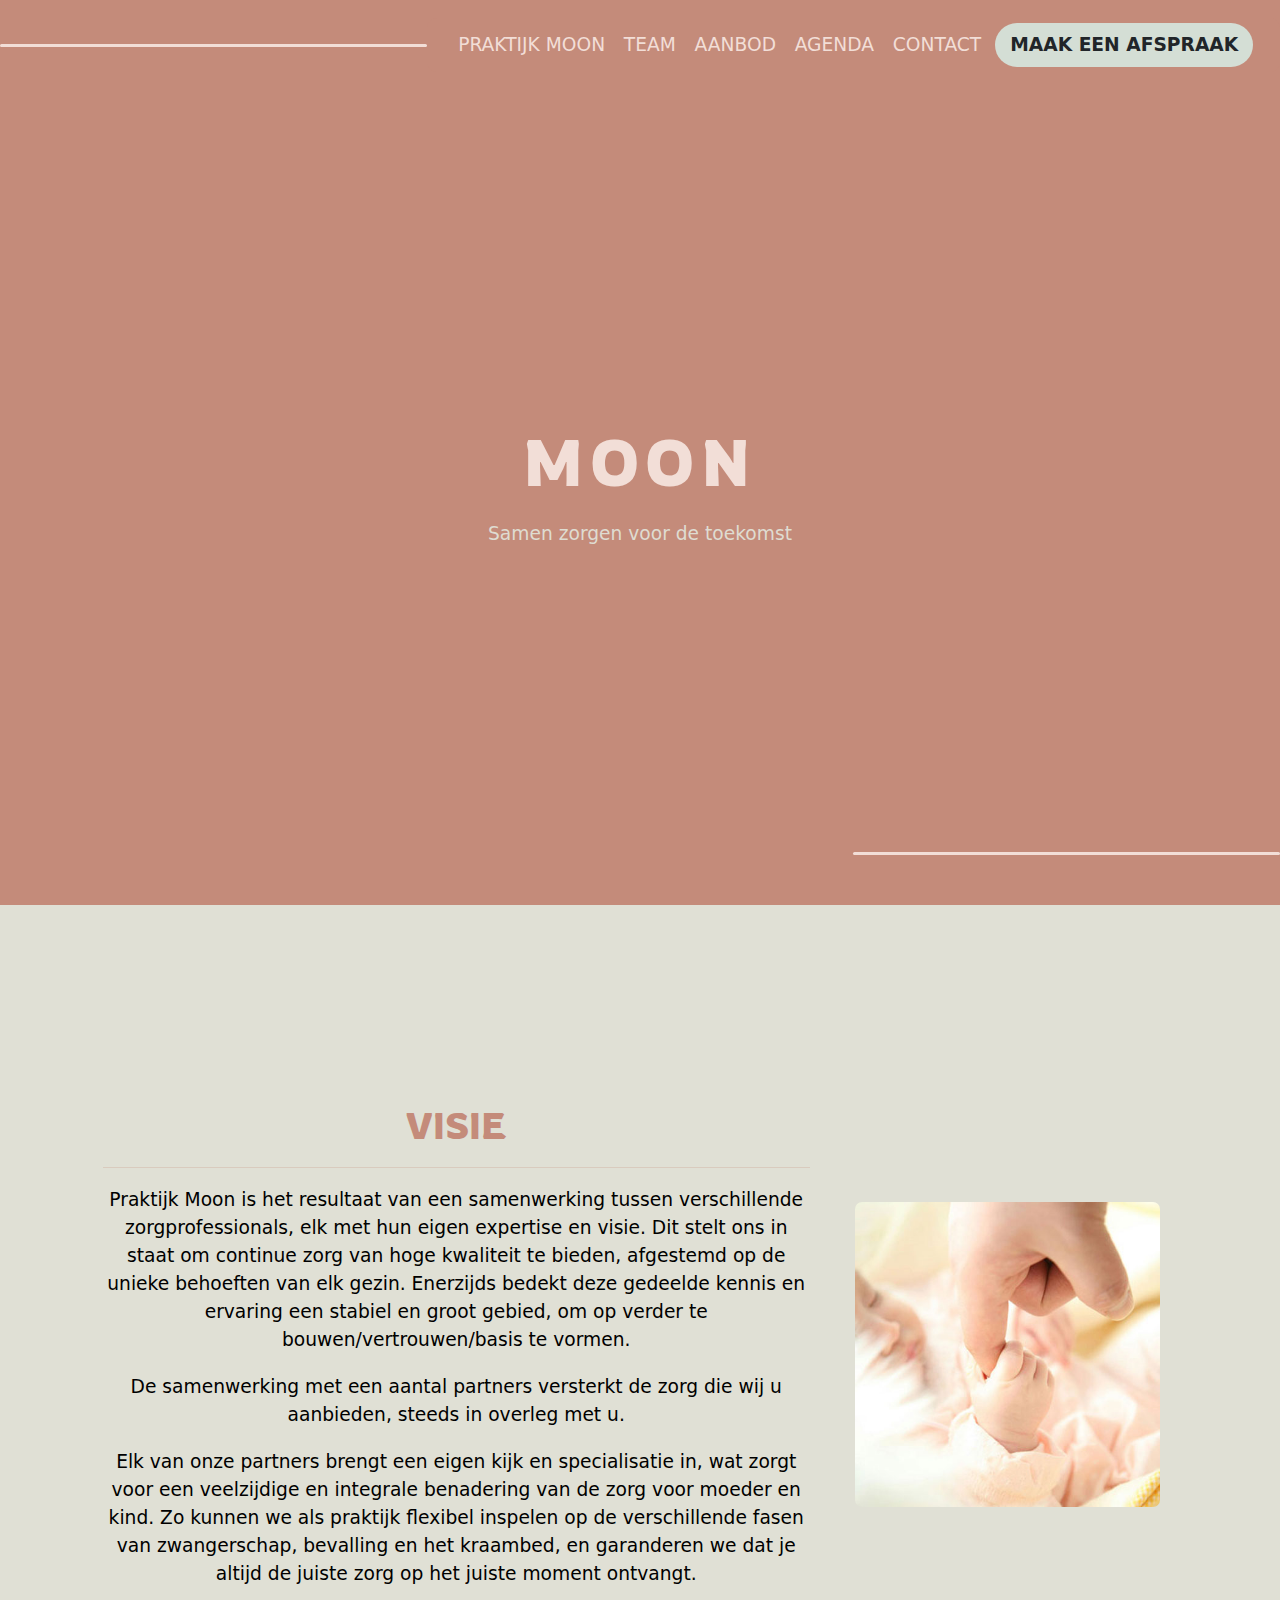
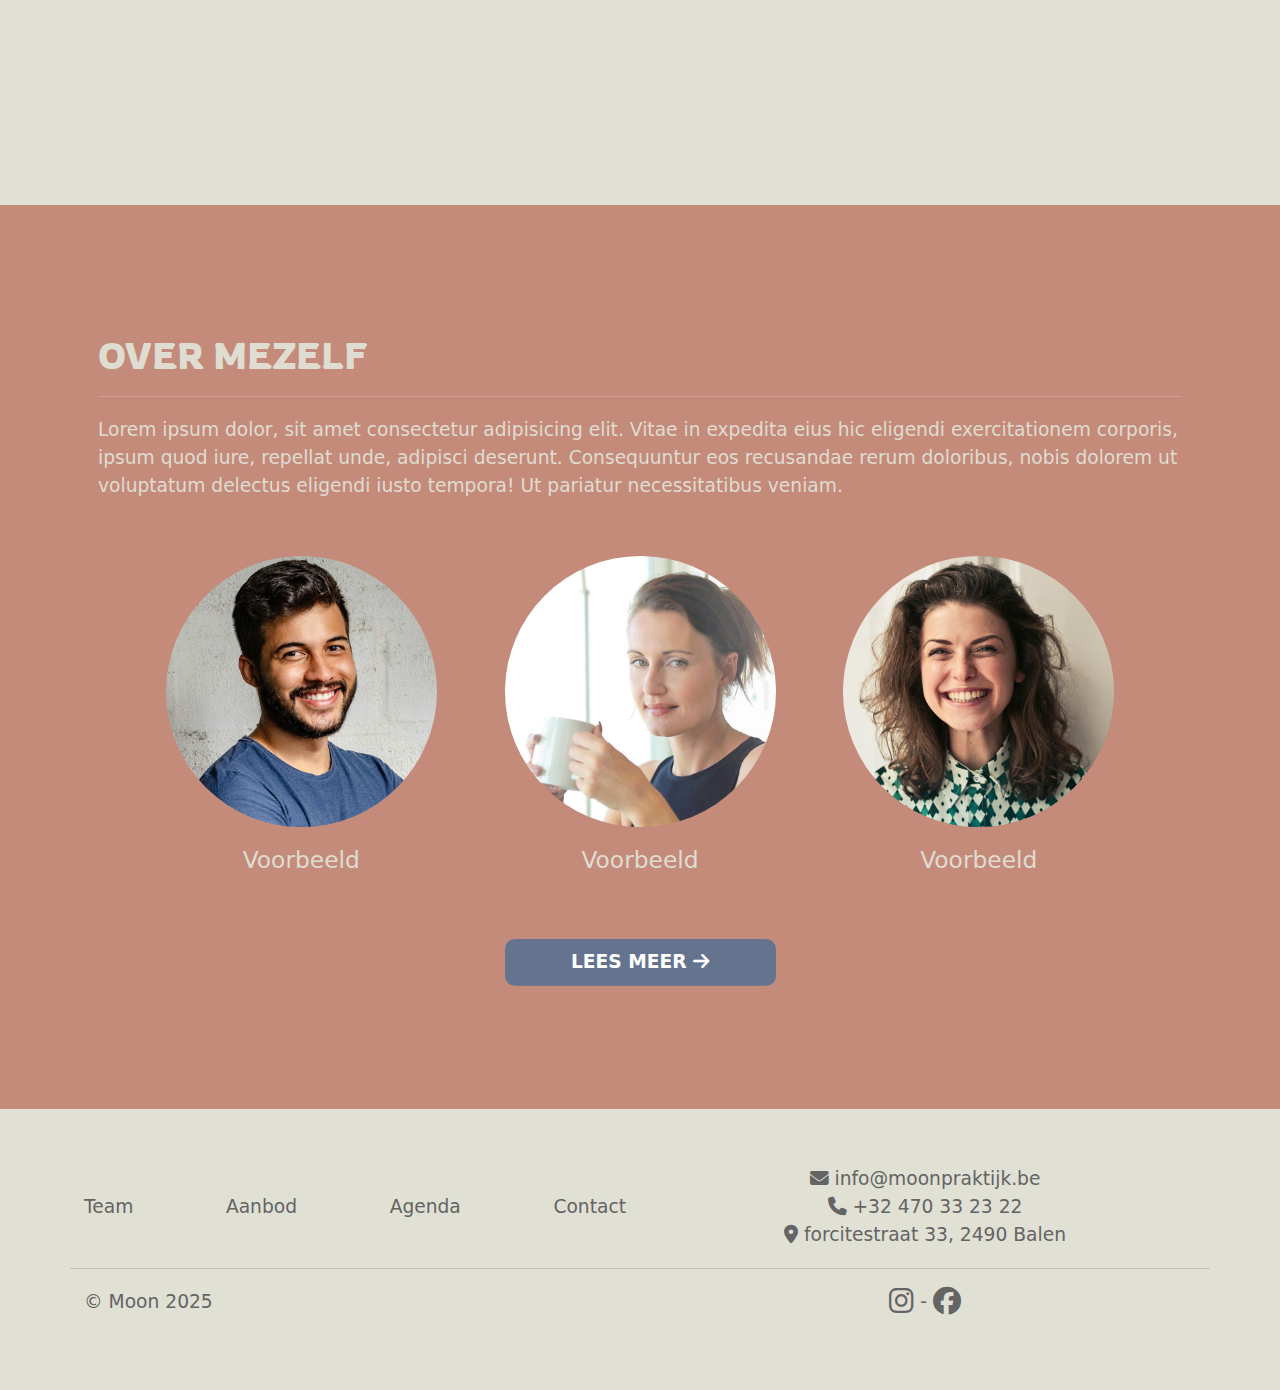
<file: Index.html>
<!doctype html>
<html lang="nl">

<head>
  <meta charset="utf-8">
  <meta name="viewport" content="width=device-width, initial-scale=1">
  <title>Moon demo</title>

  <link href="https://fonts.googleapis.com/css2?family=Rowdies:wght@300;400;700&display=swap" rel="stylesheet">
  <link rel="stylesheet" href="https://cdnjs.cloudflare.com/ajax/libs/font-awesome/6.7.2/css/all.min.css" />
  <link href="https://cdn.jsdelivr.net/npm/bootstrap@5.3.3/dist/css/bootstrap.min.css" rel="stylesheet">
  <link rel="stylesheet" href="https://cdnjs.cloudflare.com/ajax/libs/animate.css/4.1.1/animate.min.css" />
  <link rel="stylesheet" href="/CSS/style.css">
</head>

<body>

  <nav class="row align-items-center justify-content-end m-0">
    <div class="col-7 col-md-4 divider"></div>
    <div class="col-5 d-md-none p-3 dropdown" onclick="dropdown()">Menu <i id="dropdown"
        class="fa-solid fa-chevron-down transition-short"></i></div>

    <ul id="navList" class="col-6 col-md-8 d-md-flex justify-content-center align-items-center m-0">
      <li>
        <a class="nav-link p-2 animate__animated animate__fadeIn" href="#">Praktijk Moon</a>
      </li>
      <li>
        <a class="nav-link p-2 animate__animated animate__fadeIn" href="/PAGES/team.html">Team</a>
      </li>
      <li>
        <a class="nav-link p-2 animate__animated animate__fadeIn" href="/PAGES/aanbod.html">Aanbod</a>
      </li>
      <li>
        <a class="nav-link p-2 animate__animated animate__fadeIn" href="/PAGES/agenda.html">Agenda</a>
      </li>
      <li>
        <a class="nav-link p-2 animate__animated animate__fadeIn" href="/PAGES/contact.html">Contact</a>
      </li>
      <li class="d-none d-md-flex">
        <a href="/PAGES/agenda.html" class="btn nav-button transition-short animate__animated animate__fadeIn m-1">MAAK EEN AFSPRAAK</a>
      </li>  
    </ul>
  </nav>

  <div id="mainWrap">
    <main class="container">
      <div id="mainWrap" class="row align-items-center">
        <div class="col-12 d-flex flex-wrap">
          <h1 class="col-12 animate__animated animate__fadeIn" style="animation-delay: 0.3s">MOON</h1>
          <p class="col-12 mt-2 animate__animated animate__fadeIn" style="animation-delay: 0.3s">Samen zorgen voor de
            toekomst</p>
            

        </div>

        <div class="col-8 col-md-4 divider divider-right"></div>
      </div>
    </main>


    <div id="visie">
      <div class="container py-5 py-md-0">
        <div class="row align-items-center m-1 h-full">            
          <div class="col-md-6 col-xl-8 mb-3 mb-md-0">
            <h2>VISIE</h2>
            <hr>

            <div id="visieTekst">
              <p>
                Praktijk Moon is het resultaat van een samenwerking tussen verschillende zorgprofessionals, elk met hun
                eigen
                expertise en visie.
                Dit stelt ons in staat om continue zorg van hoge kwaliteit te bieden, afgestemd op de unieke behoeften van
                elk
                gezin. Enerzijds
                bedekt deze gedeelde kennis en ervaring een stabiel en groot gebied, om op verder te
                bouwen/vertrouwen/basis
                te vormen.
              </p>
              <p class="d-none d-md-block">
                De samenwerking met een aantal partners versterkt de zorg die wij u aanbieden, steeds in overleg met u.
              </p>
              <p>
                Elk van onze partners brengt een eigen kijk en specialisatie in, wat zorgt voor een veelzijdige en
                integrale
                benadering van de zorg voor moeder en kind.
                Zo kunnen we als praktijk flexibel inspelen op de verschillende fasen van zwangerschap, bevalling en het
                kraambed, en garanderen
                we dat je altijd de juiste zorg op het juiste moment ontvangt.
              </p>

            </div>
          </div>

          <div class="col-md-6 col-xl-4">
            <img src="ASSETS/landingPage_baby.jpg" alt="Handen en babyvoetjes" class="img-fluid rounded">
          </div>
        </div>
      </div>
    </div>
  </div>


  <div class="container">
    <div id="team" class="row align-items-center m-0 p-0">
      <div class="col-12">
        <div class="p-0 mb-5">
          <h2 class="mt-5">OVER MEZELF</h2>
          <hr>
          <p class="">Lorem ipsum dolor, sit amet consectetur adipisicing elit. Vitae in expedita eius hic eligendi
            exercitationem corporis, ipsum quod iure, repellat unde, adipisci deserunt. Consequuntur eos recusandae
            rerum doloribus, nobis dolorem ut voluptatum delectus eligendi iusto tempora! Ut pariatur necessitatibus
            veniam.</p>
        </div>

        <div class="d-flex flex-wrap align-items-center justify-content-evenly m-0 p-0">
          <div class="col-md-3 mb-5 mb-md-0">
            <p><img src="/ASSETS/team/portret_team1.jpg" alt="<naam> portret" class="circle-img"></p>
            <h5 class="text-center mt-3">Voorbeeld</h5>
          </div>

          <div class="col-md-3 mb-5 mb-md-0">
            <img src="/ASSETS/team/portret_team2.jpg" alt="<naam> portret" class="circle-img">
            <h5 class="text-center mt-3">Voorbeeld</h5>
          </div>

          <div class="col-md-3 mb-5 mb-md-0">
            <img src="/ASSETS/team/portret_team3.jpg" alt="<naam> portret" class="circle-img">
            <h5 class="text-center mt-3">Voorbeeld</h5>
          </div>

          <div class="col-12 d-flex flex-wrap justify-content-center">
            <a href="/PAGES/team.html" class="col-6 col-md-4 col-xl-3 p-2 my-5 primary-button transition-short">Lees
              meer <i class="fa-solid fa-arrow-right"></i></a>
          </div>
        </div>
      </div>
    </div>
  </div>

  <footer>
    <div class="container py-4 py-5">
      <div class="row align-items-center">
        <div class="col-md-6">
          <ul class="d-flex justify-content-between list-unstyled m-0">
            <li><a class="transition-short" href="/PAGES/team.html">Team</a></li>
            <li><a class="transition-short" href="/PAGES/aanbod.html">Aanbod</a></li>
            <li><a class="transition-short" href="/PAGES/agenda.html">Agenda</a></li>
            <li><a class="transition-short" href="/PAGES/contact.html">Contact</a></li>
          </ul>
        </div>

        <div class="col-md-6">
          <p class="text-md-center m-0"><i class="fa-solid fa-envelope"></i> info@moonpraktijk.be</p>
          <p class="text-md-center m-0"><i class="fa-solid fa-phone"></i> +32 470 33 23 22</p>
          <p class="text-md-center m-0"><i class="fa-solid fa-location-dot"></i> forcitestraat 33, 2490 Balen</p>
        </div>

        <hr class="my-3">

        <p class="col-md-6">&copy; Moon 2025</p>

        <p class="col-md-6 text-md-center"><a href="" class="transition-short"><i
              class="fa-brands fa-instagram fa-xl"></i></a> - <a href="" class="transition-short"><i
              class="fa-brands fa-facebook fa-xl"></i></a></p>
      </div>
    </div>
  </footer>

  <script src="https://cdnjs.cloudflare.com/ajax/libs/bootstrap/5.3.3/js/bootstrap.min.js"></script>
  <script src="/script.js"></script>
</body>

</html>
</file>
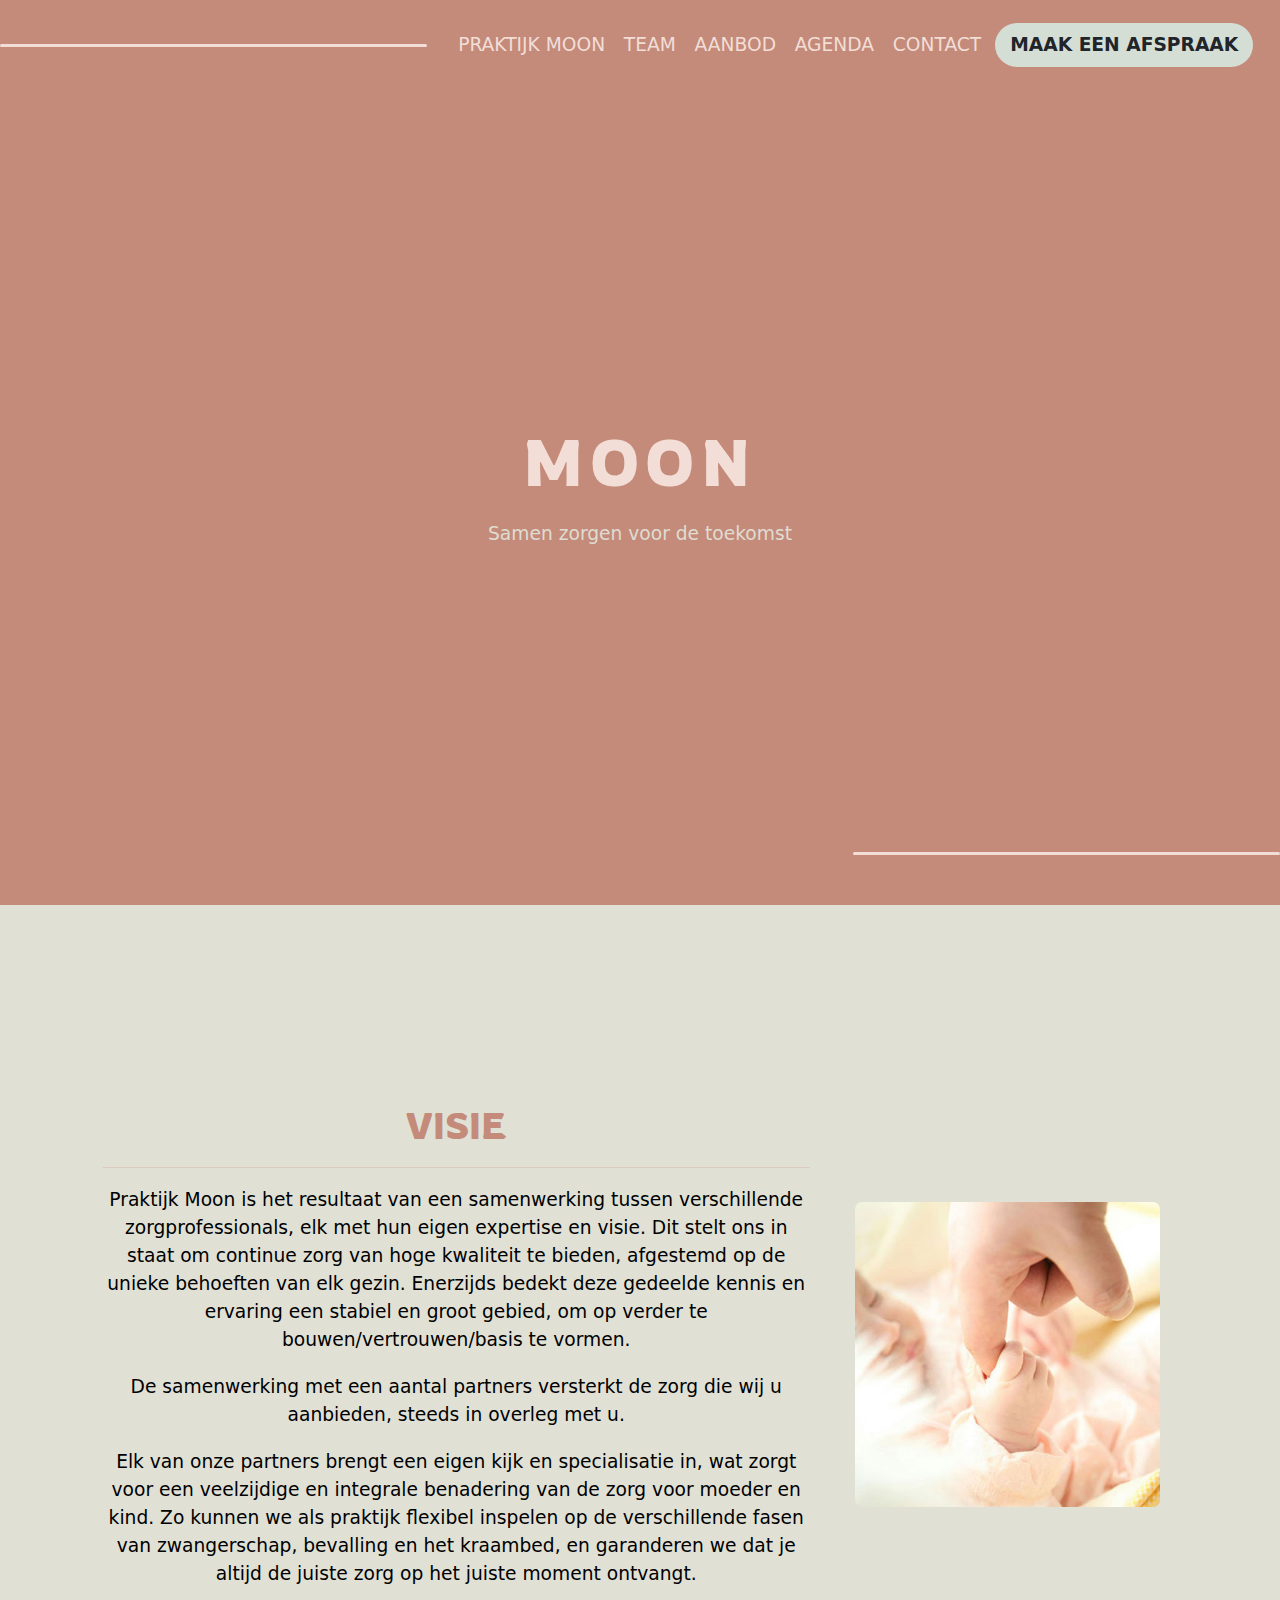
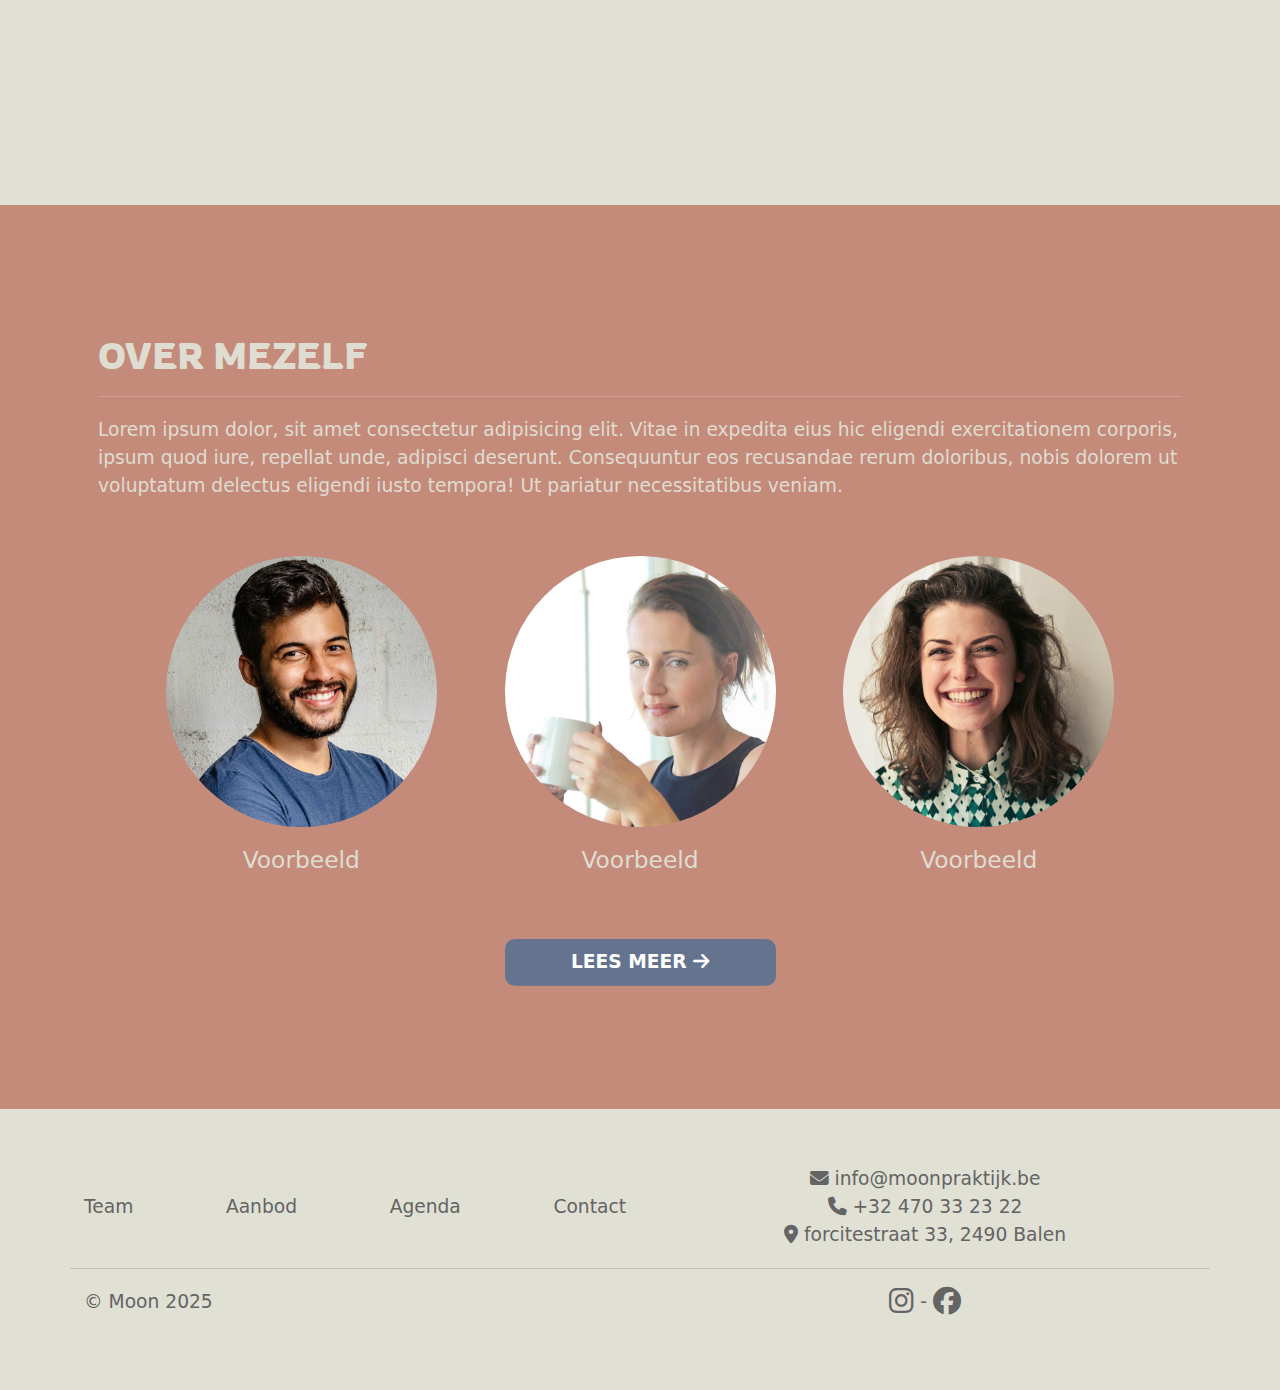
<file: index.html>
<!doctype html>
<html lang="nl">

<head>
  <meta charset="utf-8">
  <meta name="viewport" content="width=device-width, initial-scale=1">
  <meta name="author" content="Vanspringel-Design">
  <meta name="description" content="Praktijk Moon - Samen zorgen voor de toekomst!">
  <title>Moon demo</title>

  <link href="https://fonts.googleapis.com/css2?family=Rowdies:wght@300;400;700&display=swap" rel="stylesheet">
  <link rel="stylesheet" href="https://cdnjs.cloudflare.com/ajax/libs/font-awesome/6.7.2/css/all.min.css" />
  <link href="https://cdn.jsdelivr.net/npm/bootstrap@5.3.3/dist/css/bootstrap.min.css" rel="stylesheet">
  <link rel="stylesheet" href="https://cdnjs.cloudflare.com/ajax/libs/animate.css/4.1.1/animate.min.css" />
  <link rel="stylesheet" href="CSS/style.css">
</head>

<body>

  <nav class="row align-items-center justify-content-end m-0">
    <div class="col-7 col-md-4 divider"></div>
    <div class="col-5 d-md-none p-3 dropdown" onclick="dropdown()">Menu <i id="dropdown"
        class="fa-solid fa-chevron-down transition-short"></i></div>

    <ul id="navList" class="col-6 col-md-8 d-md-flex justify-content-center align-items-center m-0">
      <li>
        <a class="nav-link p-2 animate__animated animate__fadeIn" href="#">Praktijk Moon</a>
      </li>
      <li>
        <a class="nav-link p-2 animate__animated animate__fadeIn" href="PAGES/team.html">Team</a>
      </li>
      <li>
        <a class="nav-link p-2 animate__animated animate__fadeIn" href="PAGES/aanbod.html">Aanbod</a>
      </li>
      <li>
        <a class="nav-link p-2 animate__animated animate__fadeIn" href="PAGES/agenda.html">Agenda</a>
      </li>
      <li>
        <a class="nav-link p-2 animate__animated animate__fadeIn" href="PAGES/contact.html">Contact</a>
      </li>
      <li class="d-none d-md-flex">
        <a href="PAGES/agenda.html" class="btn nav-button transition-short animate__animated animate__fadeIn m-1">MAAK EEN AFSPRAAK</a>
      </li>  
    </ul>
  </nav>

  <div id="mainWrap">
    <main class="container">
      <div id="mainWrap" class="row align-items-center">
        <div class="col-12 d-flex flex-wrap">
          <h1 class="col-12 animate__animated animate__fadeIn" style="animation-delay: 0.3s">MOON</h1>
          <p class="col-12 mt-2 animate__animated animate__fadeIn" style="animation-delay: 0.3s">Samen zorgen voor de
            toekomst</p>
            

        </div>

        <div class="col-8 col-md-4 divider divider-right"></div>
      </div>
    </main>


    <div id="visie">
      <div class="container py-5 py-md-0">
        <div class="row align-items-center m-1 h-full">            
          <div class="col-md-6 col-xl-8 mb-3 mb-md-0">
            <h2>VISIE</h2>
            <hr>

            <div id="visieTekst">
              <p>
                Praktijk Moon is het resultaat van een samenwerking tussen verschillende zorgprofessionals, elk met hun
                eigen
                expertise en visie.
                Dit stelt ons in staat om continue zorg van hoge kwaliteit te bieden, afgestemd op de unieke behoeften van
                elk
                gezin. Enerzijds
                bedekt deze gedeelde kennis en ervaring een stabiel en groot gebied, om op verder te
                bouwen/vertrouwen/basis
                te vormen.
              </p>
              <p class="d-none d-md-block">
                De samenwerking met een aantal partners versterkt de zorg die wij u aanbieden, steeds in overleg met u.
              </p>
              <p>
                Elk van onze partners brengt een eigen kijk en specialisatie in, wat zorgt voor een veelzijdige en
                integrale
                benadering van de zorg voor moeder en kind.
                Zo kunnen we als praktijk flexibel inspelen op de verschillende fasen van zwangerschap, bevalling en het
                kraambed, en garanderen
                we dat je altijd de juiste zorg op het juiste moment ontvangt.
              </p>

            </div>
          </div>

          <div class="col-md-6 col-xl-4">
            <img src="ASSETS/landingPage_baby.jpg" alt="Handen en babyvoetjes" class="img-fluid rounded">
          </div>
        </div>
      </div>
    </div>
  </div>


  <div class="container">
    <div id="team" class="row align-items-center m-0 p-0">
      <div class="col-12">
        <div class="p-0 mb-5">
          <h2 class="mt-5">OVER MEZELF</h2>
          <hr>
          <p class="">Lorem ipsum dolor, sit amet consectetur adipisicing elit. Vitae in expedita eius hic eligendi
            exercitationem corporis, ipsum quod iure, repellat unde, adipisci deserunt. Consequuntur eos recusandae
            rerum doloribus, nobis dolorem ut voluptatum delectus eligendi iusto tempora! Ut pariatur necessitatibus
            veniam.</p>
        </div>

        <div class="d-flex flex-wrap align-items-center justify-content-evenly m-0 p-0">
          <div class="col-md-3 mb-5 mb-md-0">
            <p><img src="ASSETS/team/portret_team1.jpg" alt="<naam> portret" class="circle-img"></p>
            <h5 class="text-center mt-3">Voorbeeld</h5>
          </div>

          <div class="col-md-3 mb-5 mb-md-0">
            <img src="ASSETS/team/portret_team2.jpg" alt="<naam> portret" class="circle-img">
            <h5 class="text-center mt-3">Voorbeeld</h5>
          </div>

          <div class="col-md-3 mb-5 mb-md-0">
            <img src="ASSETS/team/portret_team3.jpg" alt="<naam> portret" class="circle-img">
            <h5 class="text-center mt-3">Voorbeeld</h5>
          </div>

          <div class="col-12 d-flex flex-wrap justify-content-center">
            <a href="PAGES/team.html" class="col-6 col-md-4 col-xl-3 p-2 my-5 primary-button transition-short">Lees
              meer <i class="fa-solid fa-arrow-right"></i></a>
          </div>
        </div>
      </div>
    </div>
  </div>

  <footer>
    <div class="container py-4 py-5">
      <div class="row align-items-center">
        <div class="col-md-6">
          <ul class="d-flex justify-content-between list-unstyled m-0">
            <li><a class="transition-short" href="PAGES/team.html">Team</a></li>
            <li><a class="transition-short" href="PAGES/aanbod.html">Aanbod</a></li>
            <li><a class="transition-short" href="PAGES/agenda.html">Agenda</a></li>
            <li><a class="transition-short" href="PAGES/contact.html">Contact</a></li>
          </ul>
        </div>

        <div class="col-md-6">
          <p class="text-md-center m-0"><i class="fa-solid fa-envelope"></i> info@moonpraktijk.be</p>
          <p class="text-md-center m-0"><i class="fa-solid fa-phone"></i> +32 470 33 23 22</p>
          <p class="text-md-center m-0"><i class="fa-solid fa-location-dot"></i> forcitestraat 33, 2490 Balen</p>
        </div>

        <hr class="my-3">

        <p class="col-md-6">&copy; Moon 2025</p>

        <p class="col-md-6 text-md-center"><a href="" class="transition-short"><i
              class="fa-brands fa-instagram fa-xl"></i></a> - <a href="" class="transition-short"><i
              class="fa-brands fa-facebook fa-xl"></i></a></p>
      </div>
    </div>
  </footer>

  <script src="https://cdnjs.cloudflare.com/ajax/libs/bootstrap/5.3.3/js/bootstrap.min.js"></script>
  <script src="script.js"></script>
</body>

</html>
</file>
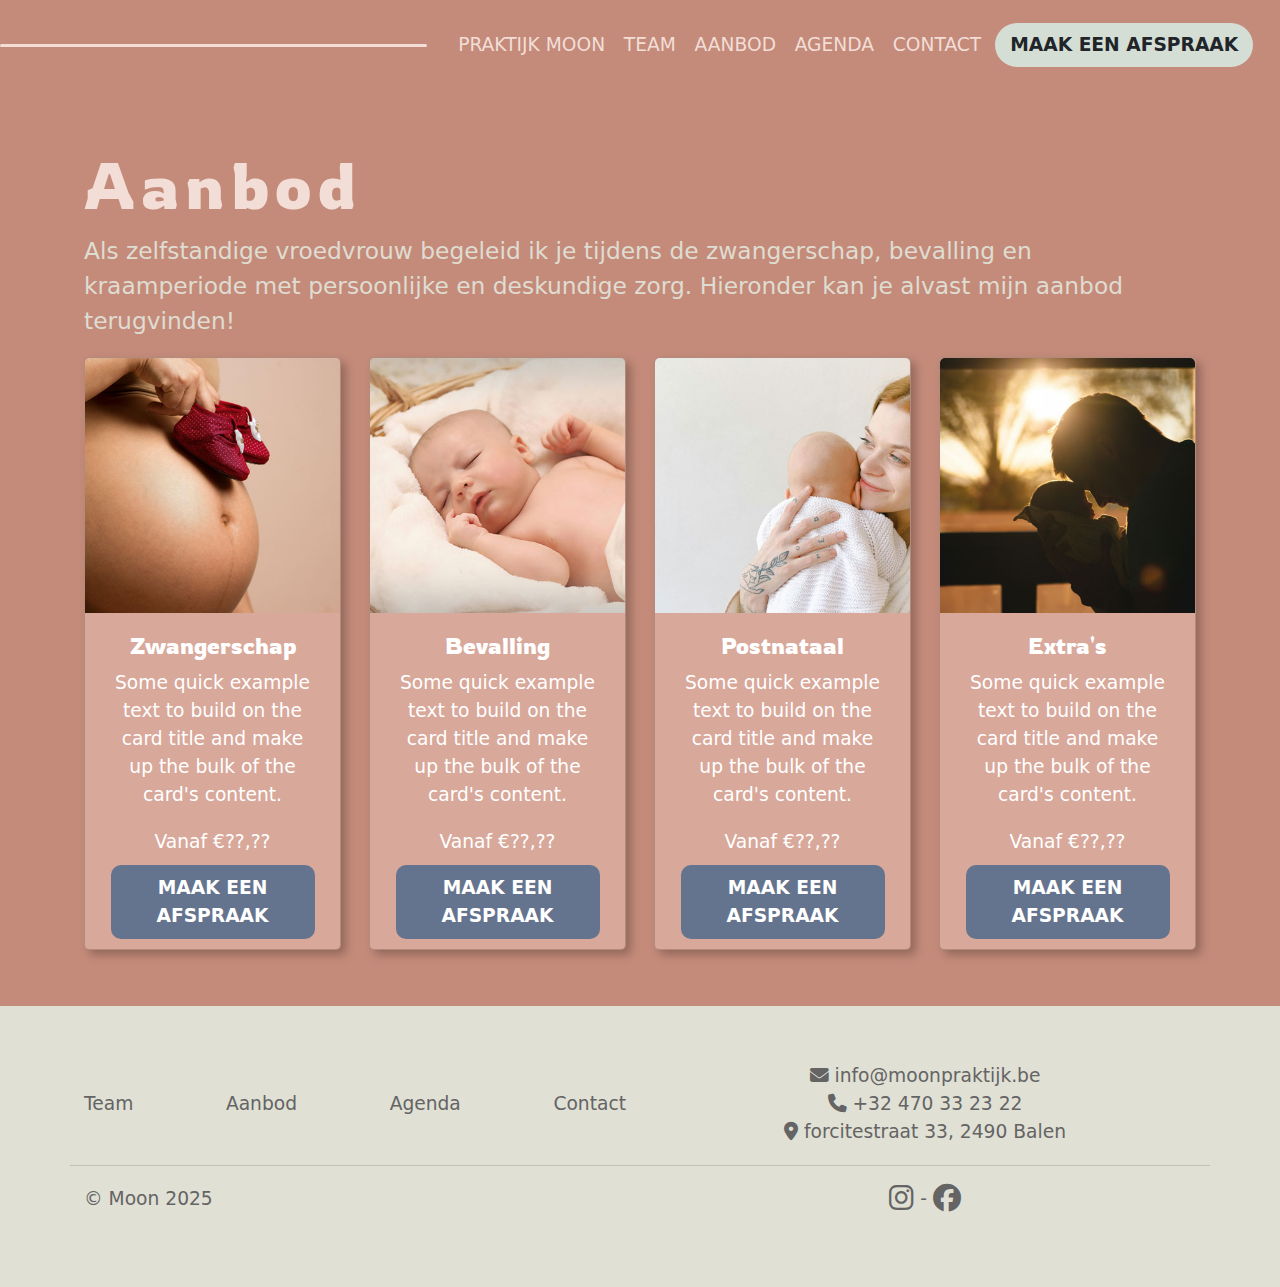
<file: PAGES/aanbod.html>
<!doctype html>
<html lang="nl">

<head>
    <meta charset="utf-8">
    <meta name="viewport" content="width=device-width, initial-scale=1">
    <meta name="author" content="Vanspringel-Design">
    <meta name="description" content="Praktijk Moon - Samen zorgen voor de toekomst!">
    <title>Moon demo</title>

    <link href="https://fonts.googleapis.com/css2?family=Rowdies:wght@300;400;700&display=swap" rel="stylesheet">
  <link rel="stylesheet" href="https://cdnjs.cloudflare.com/ajax/libs/font-awesome/6.7.2/css/all.min.css" />
  <link href="https://cdn.jsdelivr.net/npm/bootstrap@5.3.3/dist/css/bootstrap.min.css" rel="stylesheet">
  <link rel="stylesheet" href="https://cdnjs.cloudflare.com/ajax/libs/animate.css/4.1.1/animate.min.css" />
  <link rel="stylesheet" href="../CSS/style.css">
</head>

<body>
    <div class="mainWrap">
      <nav class="row align-items-center justify-content-end m-0">
        <div class="col-7 col-md-4 divider"></div>
        <div class="col-5 d-md-none p-3 dropdown" onclick="dropdown()">Menu <i id="dropdown" class="fa-solid fa-chevron-down transition-short"></i></div>

        <ul id="navList" class="col-6 col-md-8 d-md-flex justify-content-center align-items-center m-0">
          <li>
              <a class="nav-link p-2 animate__animated animate__fadeIn" href="../index.html">Praktijk Moon</a>
          </li>
          <li>
              <a class="nav-link p-2 animate__animated animate__fadeIn" href="team.html">Team</a>
          </li>
          <li>
            <a class="nav-link p-2 animate__animated animate__fadeIn" href="#">Aanbod</a>
          </li>
          <li>
              <a class="nav-link p-2 animate__animated animate__fadeIn" href="agenda.html">Agenda</a>
          </li>
          <li>
              <a class="nav-link p-2 animate__animated animate__fadeIn" href="contact.html">Contact</a>
          </li>
          <li class="d-none d-md-flex">
            <a href="agenda.html" class="btn nav-button transition-short animate__animated animate__fadeIn m-1">MAAK EEN AFSPRAAK</a>
          </li>  
        </ul>
    </nav>

    <div class="container py-5">
        <div class="row">
            <h1 class="col-12">Aanbod</h1>
            <p class="col-12 fs-5">Als zelfstandige vroedvrouw begeleid ik je tijdens de zwangerschap, bevalling en kraamperiode met persoonlijke en deskundige zorg. Hieronder kan je alvast mijn aanbod terugvinden!</p>

            <div class="col-md-6 col-xl-3 my-3 my-md-0">
              <div class="card pb-3">
                <img src="../ASSETS/aanbod/prenataal_aanbod.jpg" class="card-img-top" alt="Prenataal">
                <div class="card-body pt-3 pb-5">
                  <h5 class="card-title font">Zwangerschap</h5>
                  <p class="card-text m-1 mb-3">Some quick example text to build on the card title and make up the bulk of the card's content.</p>
                  <p class="text-center">Vanaf €??,??</p>
                  <a href="agenda.html" class="primary-button transition-short p-2">Maak een afspraak</a>
                </div>
              </div>
            </div>

            <div class="col-md-6 col-xl-3 my-3 my-md-0">
              <div class="card pb-3">
                <img src="../ASSETS/aanbod/bevalling_aanbod.jpg" class="card-img-top" alt="Bevalling">
                <div class="card-body pt-3 pb-5">
                  <h5 class="card-title font">Bevalling</h5>
                  <p class="card-text m-1 mb-3">Some quick example text to build on the card title and make up the bulk of the card's content.</p>
                  <p class="text-center">Vanaf €??,??</p>
                  <a href="agenda.html" class="primary-button transition-short p-2">Maak een afspraak</a>
                </div>
              </div>
            </div>

            <div class="col-md-6 col-xl-3 my-3 my-md-0">
              <div class="card pb-3">
                <img src="../ASSETS/aanbod/postnataal_aanbod.jpg" class="card-img-top" alt="Postnataal">
                <div class="card-body pt-3 pb-5">
                  <h5 class="card-title font">Postnataal</h5>
                  <p class="card-text m-1 mb-3">Some quick example text to build on the card title and make up the bulk of the card's content.</p>
                  <p class="text-center">Vanaf €??,??</p>
                  <a href="agenda.html" class="primary-button transition-short p-2">Maak een afspraak</a>
                </div>
              </div>
            </div> 
            
            <div class="col-md-6 col-xl-3 my-3 my-md-0">
              <div class="card pb-3">
                <img src="../ASSETS/aanbod/extra_aanbod.jpg" class="card-img-top" alt="Postnataal">
                <div class="card-body pt-3 pb-5">
                  <h5 class="card-title font">Extra's</h5>
                  <p class="card-text m-1 mb-3">Some quick example text to build on the card title and make up the bulk of the card's content.</p>
                  <p class="text-center">Vanaf €??,??</p>
                  <a href="agenda.html" class="primary-button transition-short p-2">Maak een afspraak</a>
                </div>
              </div>
            </div>
        </div>
    </div>
    </div>

    <footer>
      <div class="container py-4 py-5">
        <div class="row align-items-center">
          <div class="col-md-6">
            <ul class="d-flex justify-content-between list-unstyled m-0">
              <li><a class="transition-short" href="team.html">Team</a></li>
              <li><a class="transition-short" href="aanbod.html">Aanbod</a></li>
              <li><a class="transition-short" href="agenda.html">Agenda</a></li>
              <li><a class="transition-short" href="contact.html">Contact</a></li>  
            </ul>
          </div>
  
          <div class="col-md-6">
            <p class="text-md-center m-0"><i class="fa-solid fa-envelope"></i> info@moonpraktijk.be</p>
            <p class="text-md-center m-0"><i class="fa-solid fa-phone"></i> +32 470 33 23 22</p>
            <p class="text-md-center m-0"><i class="fa-solid fa-location-dot"></i> forcitestraat 33, 2490 Balen</p>
          </div>
  
          <hr class="my-3">
  
          <p class="col-md-6">&copy; Moon 2025</p>
  
          <p class="col-md-6 text-md-center"><a href="" class="transition-short"><i class="fa-brands fa-instagram fa-xl"></i></a> - <a href="" class="transition-short"><i class="fa-brands fa-facebook fa-xl"></i></a></p>
        </div>
      </div>
    </footer>

    <script src="https://cdn.jsdelivr.net/npm/bootstrap@5.3.3/dist/js/bootstrap.bundle.min.js"></script>
    <script src="../script.js"></script>
</body>

</html>
</file>
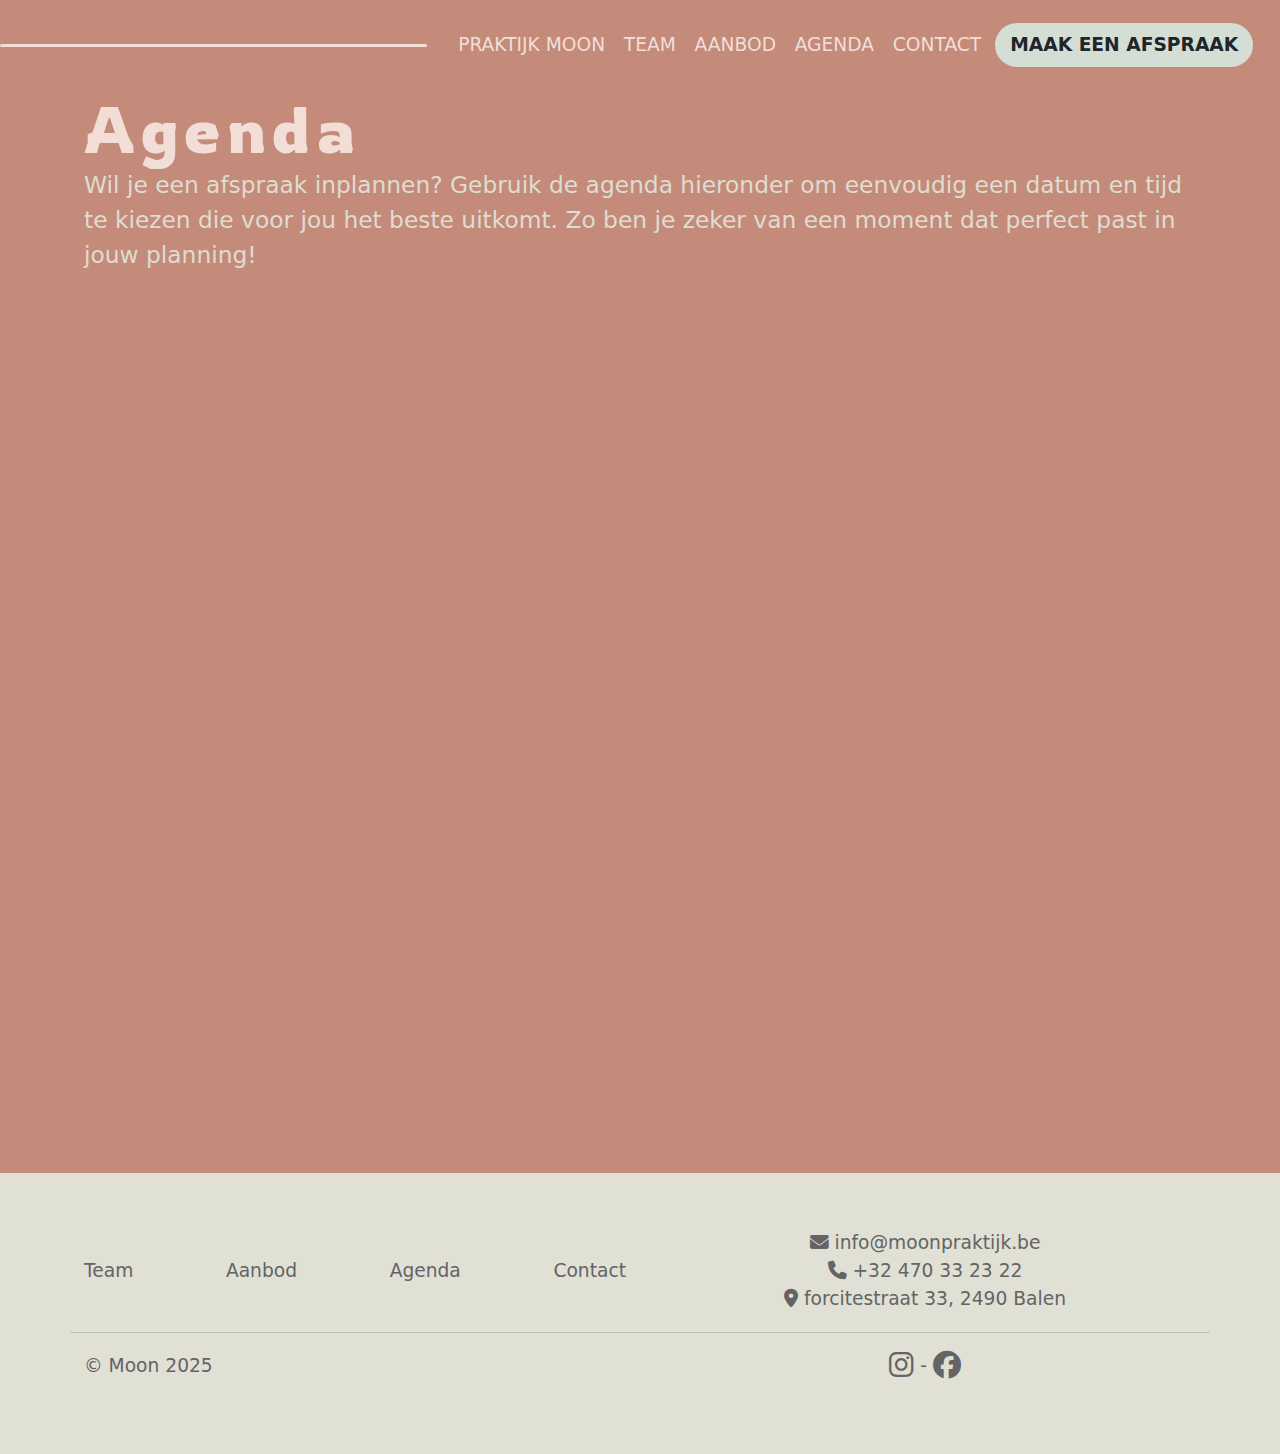
<file: PAGES/agenda.html>
<!doctype html>
<html lang="nl">

<head>
  <meta charset="utf-8">
  <meta name="viewport" content="width=device-width, initial-scale=1">
  <meta name="author" content="Vanspringel-Design">
  <meta name="description" content="Praktijk Moon - Samen zorgen voor de toekomst!">
  <title>Moon demo</title>

  <link href="https://fonts.googleapis.com/css2?family=Rowdies:wght@300;400;700&display=swap" rel="stylesheet">
  <link rel="stylesheet" href="https://cdnjs.cloudflare.com/ajax/libs/font-awesome/6.7.2/css/all.min.css" />
  <link href="https://cdn.jsdelivr.net/npm/bootstrap@5.3.3/dist/css/bootstrap.min.css" rel="stylesheet">
  <link rel="stylesheet" href="https://cdnjs.cloudflare.com/ajax/libs/animate.css/4.1.1/animate.min.css" />
  <link rel="stylesheet" href="../CSS/style.css">
</head>

<body>

  <div class="mainWrap">
    <nav class="row align-items-center justify-content-end m-0">
      <div class="col-7 col-md-4 divider"></div>
      <div class="col-5 d-md-none p-3 dropdown" onclick="dropdown()">Menu <i id="dropdown" class="fa-solid fa-chevron-down transition-short"></i></div>

      <ul id="navList" class="col-6 col-md-8 d-md-flex justify-content-center align-items-center m-0">
        <li>
            <a class="nav-link p-2 animate__animated animate__fadeIn" href="../index.html">Praktijk Moon</a>
        </li>
        <li>
            <a class="nav-link p-2 animate__animated animate__fadeIn" href="team.html">Team</a>
        </li>
        <li>
          <a class="nav-link p-2 animate__animated animate__fadeIn" href="aanbod.html">Aanbod</a>
        </li>
        <li>
            <a class="nav-link p-2 animate__animated animate__fadeIn" href="#">Agenda</a>
        </li>
        <li>
            <a class="nav-link p-2 animate__animated animate__fadeIn" href="contact.html">Contact</a>
        </li>
        <li class="d-none d-md-flex">
        <a href="agenda.html" class="btn nav-button transition-short animate__animated animate__fadeIn m-1">MAAK EEN AFSPRAAK</a>
      </li>  
      </ul>
    </nav>
  
    <div class="container">
      <div class="row align-items-center">
        <h1 class="col-12 m-0">Agenda</h1>
        <p class="col-12 fs-5 mb-5 mb-md-0">Wil je een afspraak inplannen? Gebruik de agenda hieronder om eenvoudig een datum en tijd te kiezen die voor jou het beste uitkomt. Zo ben je zeker van een moment dat perfect past in jouw planning!</p>
  
        <!-- Calendly inline widget begin -->
        <div id="clandy" class="col-12 calendly-inline-widget w-100" data-url="https://calendly.com/pauwelssiebe/fvsdfsf"></div>
        <script type="text/javascript" src="https://assets.calendly.com/assets/external/widget.js" async></script>
        <!-- Calendly inline widget end -->
      </div>
    </div>
  </div>

  <footer>
    <div class="container py-4 py-5">
      <div class="row align-items-center">
        <div class="col-md-6">
          <ul class="d-flex justify-content-between list-unstyled m-0">
            <li><a class="transition-short" href="team.html">Team</a></li>
            <li><a class="transition-short" href="aanbod.html">Aanbod</a></li>
            <li><a class="transition-short" href="agenda.html">Agenda</a></li>
            <li><a class="transition-short" href="contact.html">Contact</a></li>  
          </ul>
        </div>

        <div class="col-md-6">
          <p class="text-md-center m-0"><i class="fa-solid fa-envelope"></i> info@moonpraktijk.be</p>
          <p class="text-md-center m-0"><i class="fa-solid fa-phone"></i> +32 470 33 23 22</p>
          <p class="text-md-center m-0"><i class="fa-solid fa-location-dot"></i> forcitestraat 33, 2490 Balen</p>
        </div>

        <hr class="my-3">

        <p class="col-md-6">&copy; Moon 2025</p>

        <p class="col-md-6 text-md-center"><a href="" class="transition-short"><i class="fa-brands fa-instagram fa-xl"></i></a> - <a href="" class="transition-short"><i class="fa-brands fa-facebook fa-xl"></i></a></p>
      </div>
    </div>
  </footer>


  <script src="https://cdnjs.cloudflare.com/ajax/libs/bootstrap/5.3.3/js/bootstrap.min.js"></script>
  <script src="../script.js"></script>
</body>

</html>
</file>
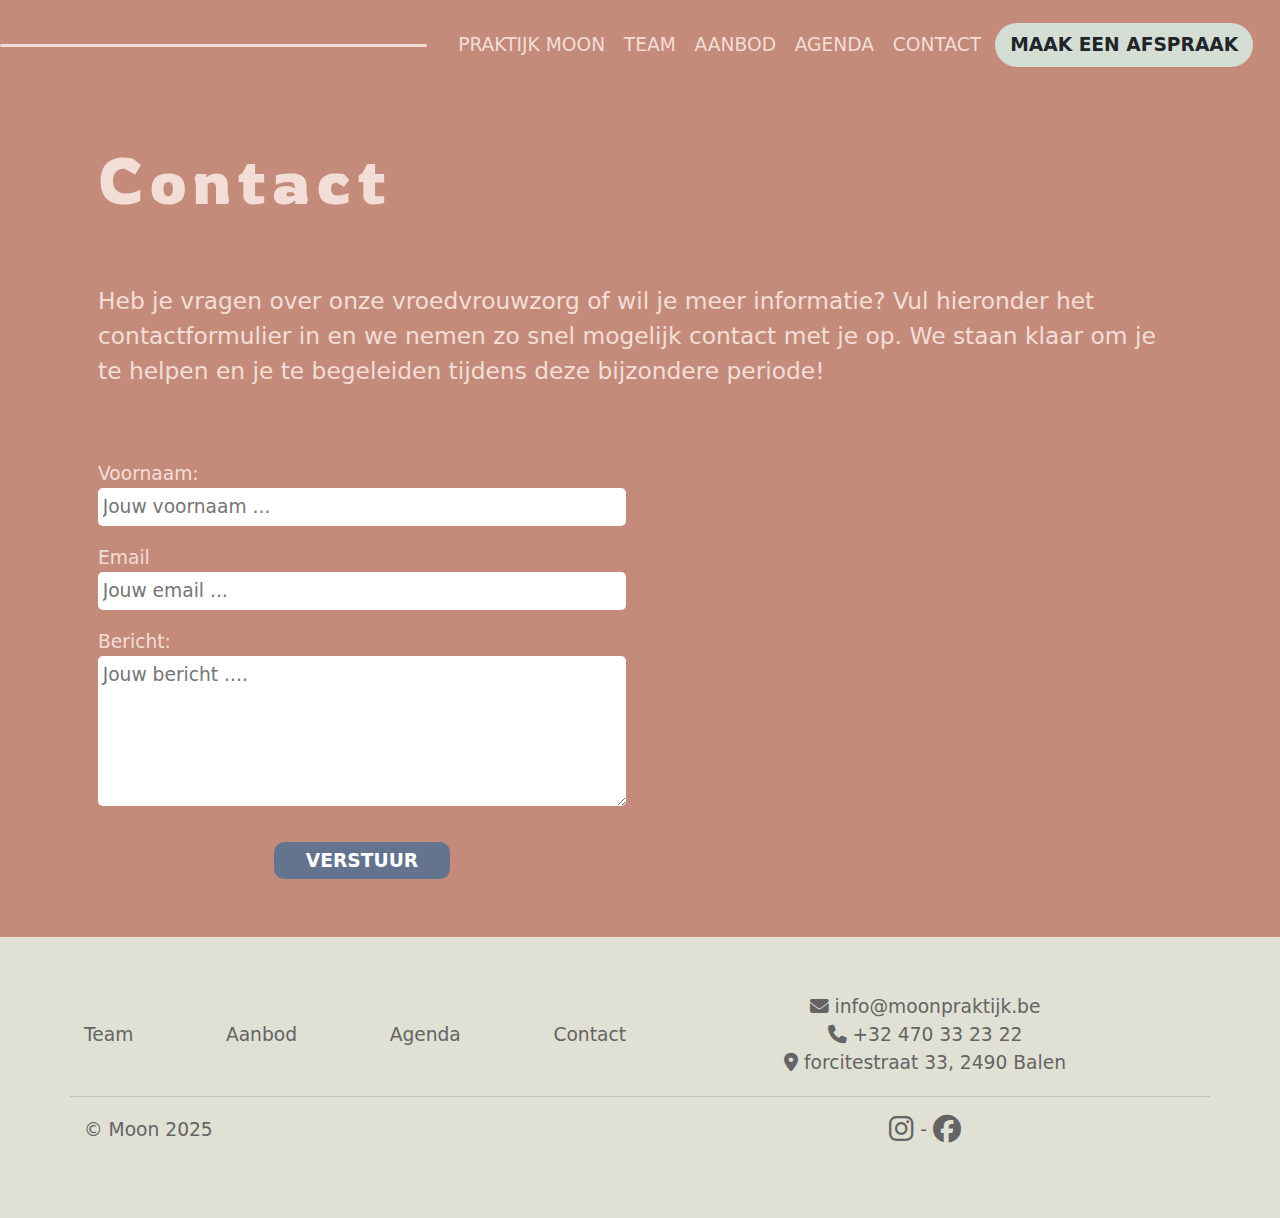
<file: PAGES/contact.html>
<!doctype html>
<html lang="nl">

<head>
  <meta charset="utf-8">
  <meta name="viewport" content="width=device-width, initial-scale=1">
  <meta name="author" content="Vanspringel-Design">
  <meta name="description" content="Praktijk Moon - Samen zorgen voor de toekomst!">
  <title>Moon demo</title>

  <link href="https://fonts.googleapis.com/css2?family=Rowdies:wght@300;400;700&display=swap" rel="stylesheet">
  <link rel="stylesheet" href="https://cdnjs.cloudflare.com/ajax/libs/font-awesome/6.7.2/css/all.min.css" />
  <link href="https://cdn.jsdelivr.net/npm/bootstrap@5.3.3/dist/css/bootstrap.min.css" rel="stylesheet">
  <link rel="stylesheet" href="https://cdnjs.cloudflare.com/ajax/libs/animate.css/4.1.1/animate.min.css" />
  <link rel="stylesheet" href="../CSS/style.css">
</head>

<body>

  <div class="mainWrap">
    <nav class="row align-items-center justify-content-end m-0">
      <div class="col-7 col-md-4 divider"></div>
      <div class="col-5 d-md-none p-3 dropdown" onclick="dropdown()">Menu <i id="dropdown" class="fa-solid fa-chevron-down transition-short"></i></div>

      <ul id="navList" class="col-6 col-md-8 d-md-flex justify-content-center align-items-center m-0">
        <li>
            <a class="nav-link p-2 animate__animated animate__fadeIn" href="../index.html">Praktijk Moon</a>
        </li>
        <li>
            <a class="nav-link p-2 animate__animated animate__fadeIn" href="team.html">Team</a>
        </li>
        <li>
          <a class="nav-link p-2 animate__animated animate__fadeIn" href="aanbod.html">Aanbod</a>
        </li>
        <li>
            <a class="nav-link p-2 animate__animated animate__fadeIn" href="agenda.html">Agenda</a>
        </li>
        <li>
            <a class="nav-link p-2 animate__animated animate__fadeIn" href="#">Contact</a>
        </li>
        <li class="d-none d-md-flex">
          <a href="agenda.html" class="btn nav-button transition-short animate__animated animate__fadeIn m-1">MAAK EEN AFSPRAAK</a>
        </li>  
      </ul>
    </nav>
  
    <div class="container py-3">
      <div id="contactWrap" class="row align-items-center m-0">
        <h1 class="col-12 mb-0">Contact</h1>
        <p class="col-12 fs-5 mt-0 mb-5 mb-md-0">Heb je vragen over onze vroedvrouwzorg of wil je meer informatie? Vul hieronder het contactformulier in en we nemen zo snel mogelijk contact met je op. We staan klaar om je te helpen en je te begeleiden tijdens deze bijzondere periode!</p>
  
        <div class="col-lg-6">      
          <form class="rowr" action="" method="POST">
            <label class="col-12" for="naam">Voornaam:</label>
            <input class="col-12 mb-3 p-1" type="text" placeholder="Jouw voornaam ..." required>

  
            <label class="col-12" for="email">Email</label>
            <input class="col-12 mb-3 p-1" type="email" placeholder="Jouw email ..." required>
  
            <label class="col-12" for="bericht">Bericht:</label>
            <textarea class="col-12 mb-4 p-1" name="bericht" placeholder="Jouw bericht ...." required></textarea>
  
            <button class="col-6 col-lg-4 offset-3 offset-lg-4 p-1 primary-button transition-short">verstuur</button>
          </form>
        </div>

        <div class="col-lg-6 d-none d-lg-block">
          <iframe class="w-100" src="https://www.google.com/maps/embed?pb=!1m18!1m12!1m3!1d2500.591503901025!2d5.230529476803681!3d51.189751571742846!2m3!1f0!2f0!3f0!3m2!1i1024!2i768!4f13.1!3m3!1m2!1s0x47c132ff1254b64d%3A0x2eeae6efdf25f70f!2sForcitestraat%2033_1%2C%202490%20Balen!5e0!3m2!1snl!2sbe!4v1739388464924!5m2!1snl!2sbe" width="425" height="425" style="border:0;" allowfullscreen="" loading="lazy" referrerpolicy="no-referrer-when-downgrade"></iframe>
        </div>
      </div>
    </div>
  </div>

  <footer>
    <div class="container py-4 py-5">
      <div class="row align-items-center">
        <div class="col-md-6">
          <ul class="d-flex justify-content-between list-unstyled m-0">
            <li><a class="transition-short" href="team.html">Team</a></li>
            <li><a class="transition-short" href="aanbod.html">Aanbod</a></li>
            <li><a class="transition-short" href="agenda.html">Agenda</a></li>
            <li><a class="transition-short" href="contact.html">Contact</a></li>  
          </ul>
        </div>

        <div class="col-md-6">
          <p class="text-md-center m-0"><i class="fa-solid fa-envelope"></i> info@moonpraktijk.be</p>
          <p class="text-md-center m-0"><i class="fa-solid fa-phone"></i> +32 470 33 23 22</p>
          <p class="text-md-center m-0"><i class="fa-solid fa-location-dot"></i> forcitestraat 33, 2490 Balen</p>
        </div>

        <hr class="my-3">

        <p class="col-md-6">&copy; Moon 2025</p>

        <p class="col-md-6 text-md-center"><a href="" class="transition-short"><i class="fa-brands fa-instagram fa-xl"></i></a> - <a href="" class="transition-short"><i class="fa-brands fa-facebook fa-xl"></i></a></p>
      </div>
    </div>
  </footer>

  <script src="https://cdnjs.cloudflare.com/ajax/libs/bootstrap/5.3.3/js/bootstrap.min.js"></script>
  <script src="../script.js"></script>
</body>

</html>
</file>
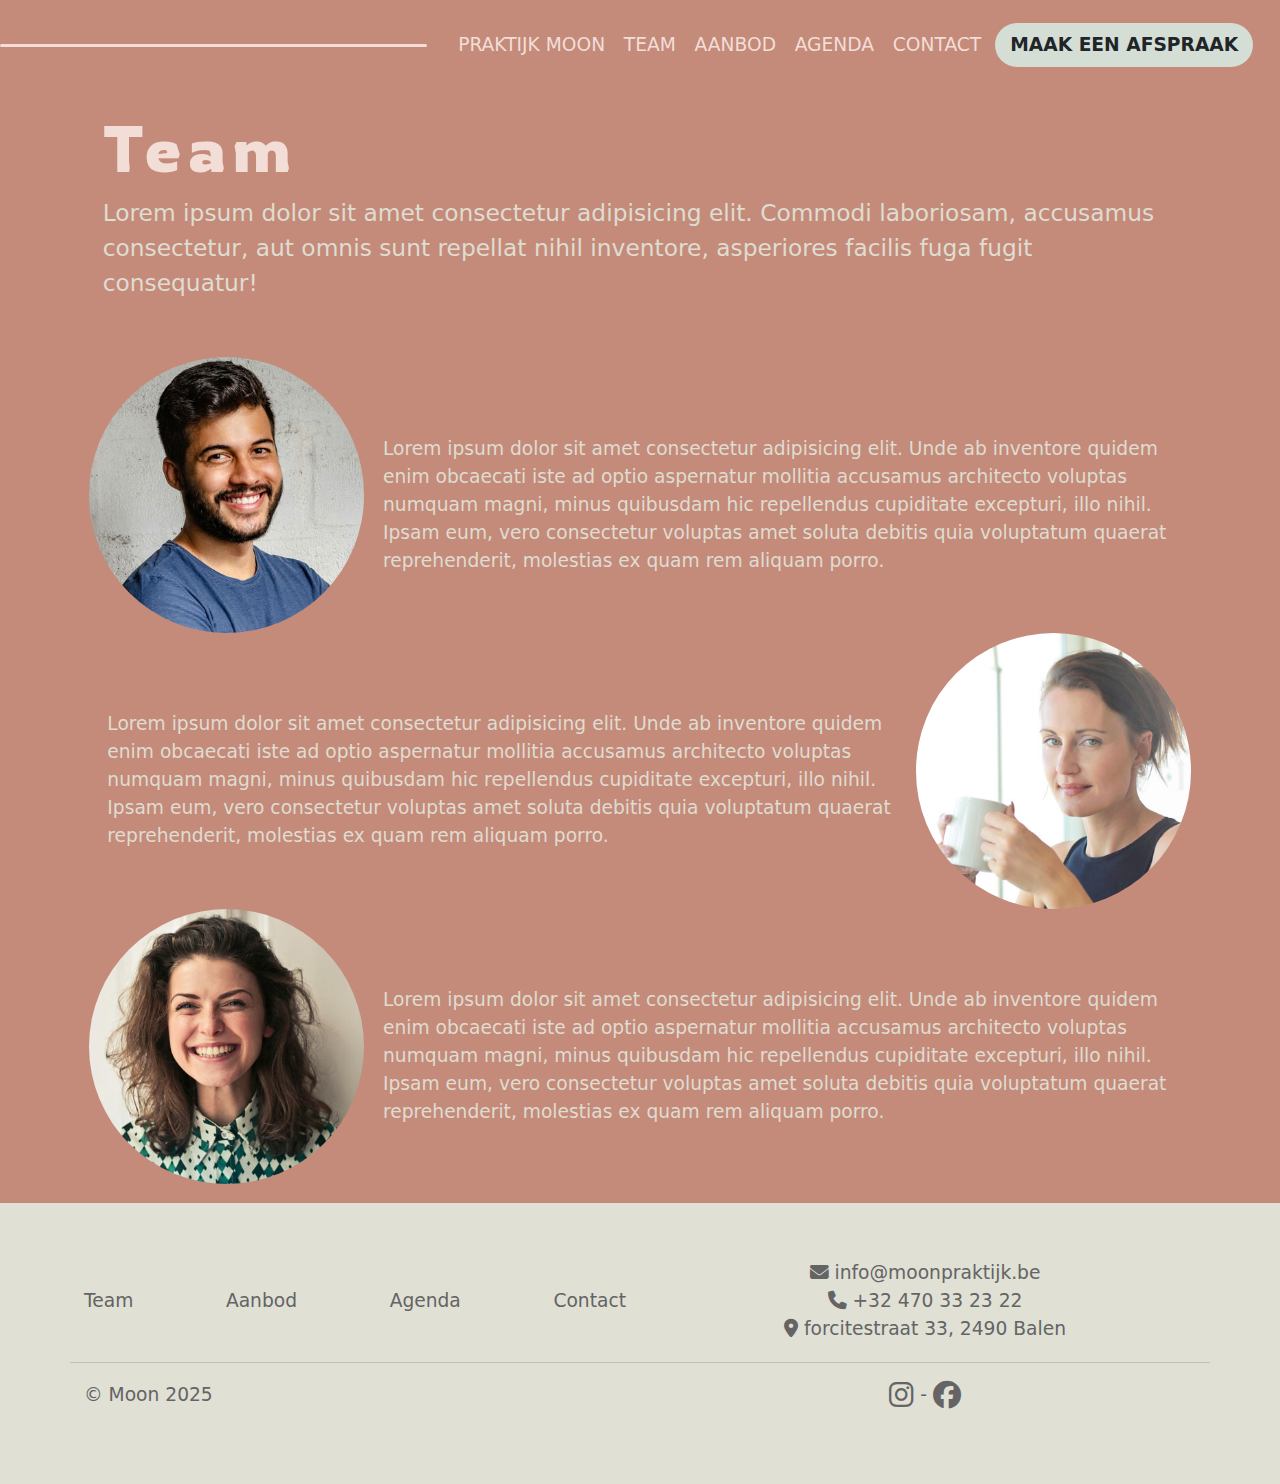
<file: PAGES/team.html>
<!doctype html>
<html lang="nl">

<head>
    <meta charset="utf-8">
    <meta name="viewport" content="width=device-width, initial-scale=1">
    <meta name="author" content="Vanspringel-Design">
    <meta name="description" content="Praktijk Moon - Samen zorgen voor de toekomst!">
    <title>Bootstrap demo</title>

    <link href="https://fonts.googleapis.com/css2?family=Rowdies:wght@300;400;700&display=swap" rel="stylesheet">
    <link rel="stylesheet" href="https://cdnjs.cloudflare.com/ajax/libs/font-awesome/6.7.2/css/all.min.css" />
    <link href="https://cdn.jsdelivr.net/npm/bootstrap@5.3.3/dist/css/bootstrap.min.css" rel="stylesheet">
    <link rel="stylesheet" href="https://cdnjs.cloudflare.com/ajax/libs/animate.css/4.1.1/animate.min.css" />
    <link rel="stylesheet" href="../CSS/style.css">
</head>

<body>
    
  <div class="mainWrap">
    <nav class="row align-items-center justify-content-end m-0">
      <div class="col-7 col-md-4 divider"></div>
      <div class="col-5 d-md-none p-3 dropdown" onclick="dropdown()">Menu <i id="dropdown" class="fa-solid fa-chevron-down transition-short"></i></div>

      <ul id="navList" class="col-6 col-md-8 d-md-flex justify-content-center align-items-center m-0">
        <li>
            <a class="nav-link p-2 animate__animated animate__fadeIn" href="../index.html">Praktijk Moon</a>
        </li>
        <li>
            <a class="nav-link p-2 animate__animated animate__fadeIn" href="#">Team</a>
        </li>
        <li>
          <a class="nav-link p-2 animate__animated animate__fadeIn" href="aanbod.html">Aanbod</a>
        </li>
        <li>
            <a class="nav-link p-2 animate__animated animate__fadeIn" href="agenda.html">Agenda</a>
        </li>
        <li>
            <a class="nav-link p-2 animate__animated animate__fadeIn" href="contact.html">Contact</a>
        </li>
        <li class="d-none d-md-flex">
          <a href="agenda.html" class="btn nav-button transition-short animate__animated animate__fadeIn m-1">MAAK EEN AFSPRAAK</a>
        </li>  
      </ul>
    </nav>

    <div class="container py-3">
      <div class="row mx-1">
        <h1 class="col-12">Team</h1>
        <p class="col-12 fs-5 mb-5">Lorem ipsum dolor sit amet consectetur adipisicing elit. Commodi laboriosam, accusamus consectetur, aut omnis sunt repellat nihil inventore, asperiores facilis fuga fugit consequatur!</p>

        <div class="col-12 d-flex flex-wrap align-items-center m-0 p-0 mb-5 mb-md-0">
          <img src="../ASSETS/team/portret_team1.jpg" alt="<naam> portret" class="col-md-3   circle-img">
  
          <div class="col-md-9 d-flex flex-wrap align-items-center mt-5 mb-3">
            <p class="col-12 mx-md-3">
              Lorem ipsum dolor sit amet consectetur adipisicing elit. Unde ab inventore quidem enim obcaecati iste ad optio aspernatur mollitia accusamus architecto voluptas numquam magni, minus quibusdam hic repellendus cupiditate excepturi, illo nihil. Ipsam eum, vero consectetur voluptas amet soluta debitis quia voluptatum quaerat reprehenderit, molestias ex quam rem aliquam porro.
            </p>
          </div>
        </div>
        
        <div class="col-12 d-flex flex-wrap align-items-center m-0 p-0 mb-5 mb-md-0">
          <div class="col-md-9 d-flex flex-wrap align-items-center mt-5 mb-3 order-2 order-md-1">
            <p class="col-12 mx-md-3">
              Lorem ipsum dolor sit amet consectetur adipisicing elit. Unde ab inventore quidem enim obcaecati iste ad optio aspernatur mollitia accusamus architecto voluptas numquam magni, minus quibusdam hic repellendus cupiditate excepturi, illo nihil. Ipsam eum, vero consectetur voluptas amet soluta debitis quia voluptatum quaerat reprehenderit, molestias ex quam rem aliquam porro.
            </p>
          </div>

          <img src="../ASSETS/team/portret_team2.jpg" alt="<naam> portret" class="col-md-3 circle-img order-1 order-md-2">
        </div>

        <div class="col-12 d-flex flex-wrap align-items-center m-0 p-0">
          <img src="../ASSETS/team/portret_team3.jpg" alt="<naam> portret" class="col-md-3 circle-img">
  
          <div class="col-md-9 d-flex flex-wrap align-items-center mt-5 mb-3">
            <p class="col-12 mx-md-3">
              Lorem ipsum dolor sit amet consectetur adipisicing elit. Unde ab inventore quidem enim obcaecati iste ad optio aspernatur mollitia accusamus architecto voluptas numquam magni, minus quibusdam hic repellendus cupiditate excepturi, illo nihil. Ipsam eum, vero consectetur voluptas amet soluta debitis quia voluptatum quaerat reprehenderit, molestias ex quam rem aliquam porro.
            </p>
          </div>
        </div>
      </div>
    </div>
  </div>

  <footer>
    <div class="container py-4 py-5">
      <div class="row align-items-center">
        <div class="col-md-6">
          <ul class="d-flex justify-content-between list-unstyled m-0">
            <li><a class="transition-short" href="team.html">Team</a></li>
            <li><a class="transition-short" href="aanbod.html">Aanbod</a></li>
            <li><a class="transition-short" href="agenda.html">Agenda</a></li>
            <li><a class="transition-short" href="contact.html">Contact</a></li>  
          </ul>
        </div>

        <div class="col-md-6">
          <p class="text-md-center m-0"><i class="fa-solid fa-envelope"></i> info@moonpraktijk.be</p>
          <p class="text-md-center m-0"><i class="fa-solid fa-phone"></i> +32 470 33 23 22</p>
          <p class="text-md-center m-0"><i class="fa-solid fa-location-dot"></i> forcitestraat 33, 2490 Balen</p>
        </div>

        <hr class="my-3">

        <p class="col-md-6">&copy; Moon 2025</p>

        <p class="col-md-6 text-md-center"><a href="" class="transition-short"><i class="fa-brands fa-instagram fa-xl"></i></a> - <a href="" class="transition-short"><i class="fa-brands fa-facebook fa-xl"></i></a></p>
      </div>
    </div>
  </footer>

  <script src="https://cdnjs.cloudflare.com/ajax/libs/bootstrap/5.3.3/js/bootstrap.min.js"></script>
  <script src="../script.js"></script>
</body>

</html>
</file>
<file: CSS/style.css>
html {
  font-size: 14pt;
}

body{

  color: #DFDCD1;

}

html,
body {
  background-color: #c48b7a;
}

nav {
  min-height: 10vh;
  top: 0;
  background-color: #c48b7a;
}

nav ul{
    list-style-type: none;
    text-align: center;
    display: none;
    position: absolute;
    top: 7.5vh;
    right: 0;
    background-color: #C48B7A;
    border-radius: 10px;
}

.nav-link {
  color: #F2DED7;
  font-weight: 500;
  text-transform: uppercase;
  text-decoration: none;
}

.nav-link:hover {
  color: #fff;
}

.navbar-nav .nav-link {
  letter-spacing: 0.1rem;
}

h1 {
  font-size: 3.5rem;
  letter-spacing: 0.1em;
  color: #F2DED7;
}

h1,
h2,
h3 {
  font-family: "Rowdies", serif;
  font-weight: 400;
  font-style: normal;
}

img {
  max-width: 100%;
  height: auto;
}

input, textarea, iframe{
  border-radius: 5px;
  border: none;
}

textarea{
  min-height: 150px;
  width: 100%;
}

footer{
  background-color: #E0E0D5;
  color: rgb(100, 100, 100);
}

footer a{
  text-decoration: none;
  color: rgb(100,100,100);
}

footer a:hover{
  color:  #6A8D92;
}

.right-menu {
  display: flex;
  align-items: center;
  gap: 20px;
}

.card{
  background-color: #D8A89A;
  color: #fff;
  border-radius: 5px;
  text-align: center;
  height: 100%;
  position: relative;
  box-shadow: 5px 5px 10px rgba(0,0,0,.25);
  position: relative;
}

.card img{
  border-top-right-radius: 5px;
  border-top-left-radius: 5px;
}

.card a{
  position: absolute;
  bottom: 10px;
  left: 0;
  width: 80%;
  left: 10%;
}

.dropdown {
  text-align: center;
  color: #F2DED7;
  text-transform: uppercase;
  font-weight: bold;
}

.divider {
  height: 3px;
  background-color: #F2DED7	;
  border-radius: 5px;
}

.divider-right {
  position: absolute;
  right: 0;
  bottom: 5vh;
}

.circle-img{
  border-radius: 50%;
}

.primary-button{
  border: none;
  border-radius: 10px;
  background-image: linear-gradient(to right, #7b889e  50%, #65748e 50%);
  background-size: 200% 100%;
  background-position: right;
  text-transform: uppercase;
  font-weight: bold;
  color: white;
  text-decoration: none;
}

.nav-button{
  border-radius: 25px;
  font-weight: bold;
  background-color: #D4DED5;
}

.nav-button:hover{
  background-color: white;
  color: black;
}

.primary-button:hover{
  background-position: left;
}

.mainWrap{
  min-height: 100vh;
}

.section-title {
  font-size: 36px;
  font-weight: bold;
  margin-bottom: 20px;
}

.font{
  font-family: "Rowdies", serif;
}

.offer-card {
  border: none;
  background-color: #e7b8a3;
}

.offer-text {
  font-weight: bold;
  color: #d1b3a4;
}

.publication {
  margin-bottom: 15px;
}

.image-container img {
  border-radius: 20px;
  width: 100%;
  height: auto;
  max-width: 400px;
}

.transition-short{
  transition: .25s;
}


.btn-primary {
  font-size: 0.9em;
  padding: 8px 15px;
}

.img-fluid {
  max-width: 90%;
}

.h-full{
  min-height: 100vh;
}

#visie{
  background-color: #E0E0D5;
  color: #C48B7A;
}
#visieTekst{
  color: black;
}

#mainWrap, #contactWrap{
  text-align: center;
  min-height: 90vh;
}

#contactWrap{
  text-align: start;
  color: #F2DED7;
}

#visie, #team {
  min-height: 100vh;
}

#clandy{
  height: 100vh;
}

#team a{
  text-align: center;
}

@media screen and (min-width: 768px){
    nav ul{
        list-style-type: none;
        text-align: center;
        display: none;
        position: inherit;
        top: inherit;
        right: inherit;
    }

    .end{
      text-align: end;
    }
}
</file>
